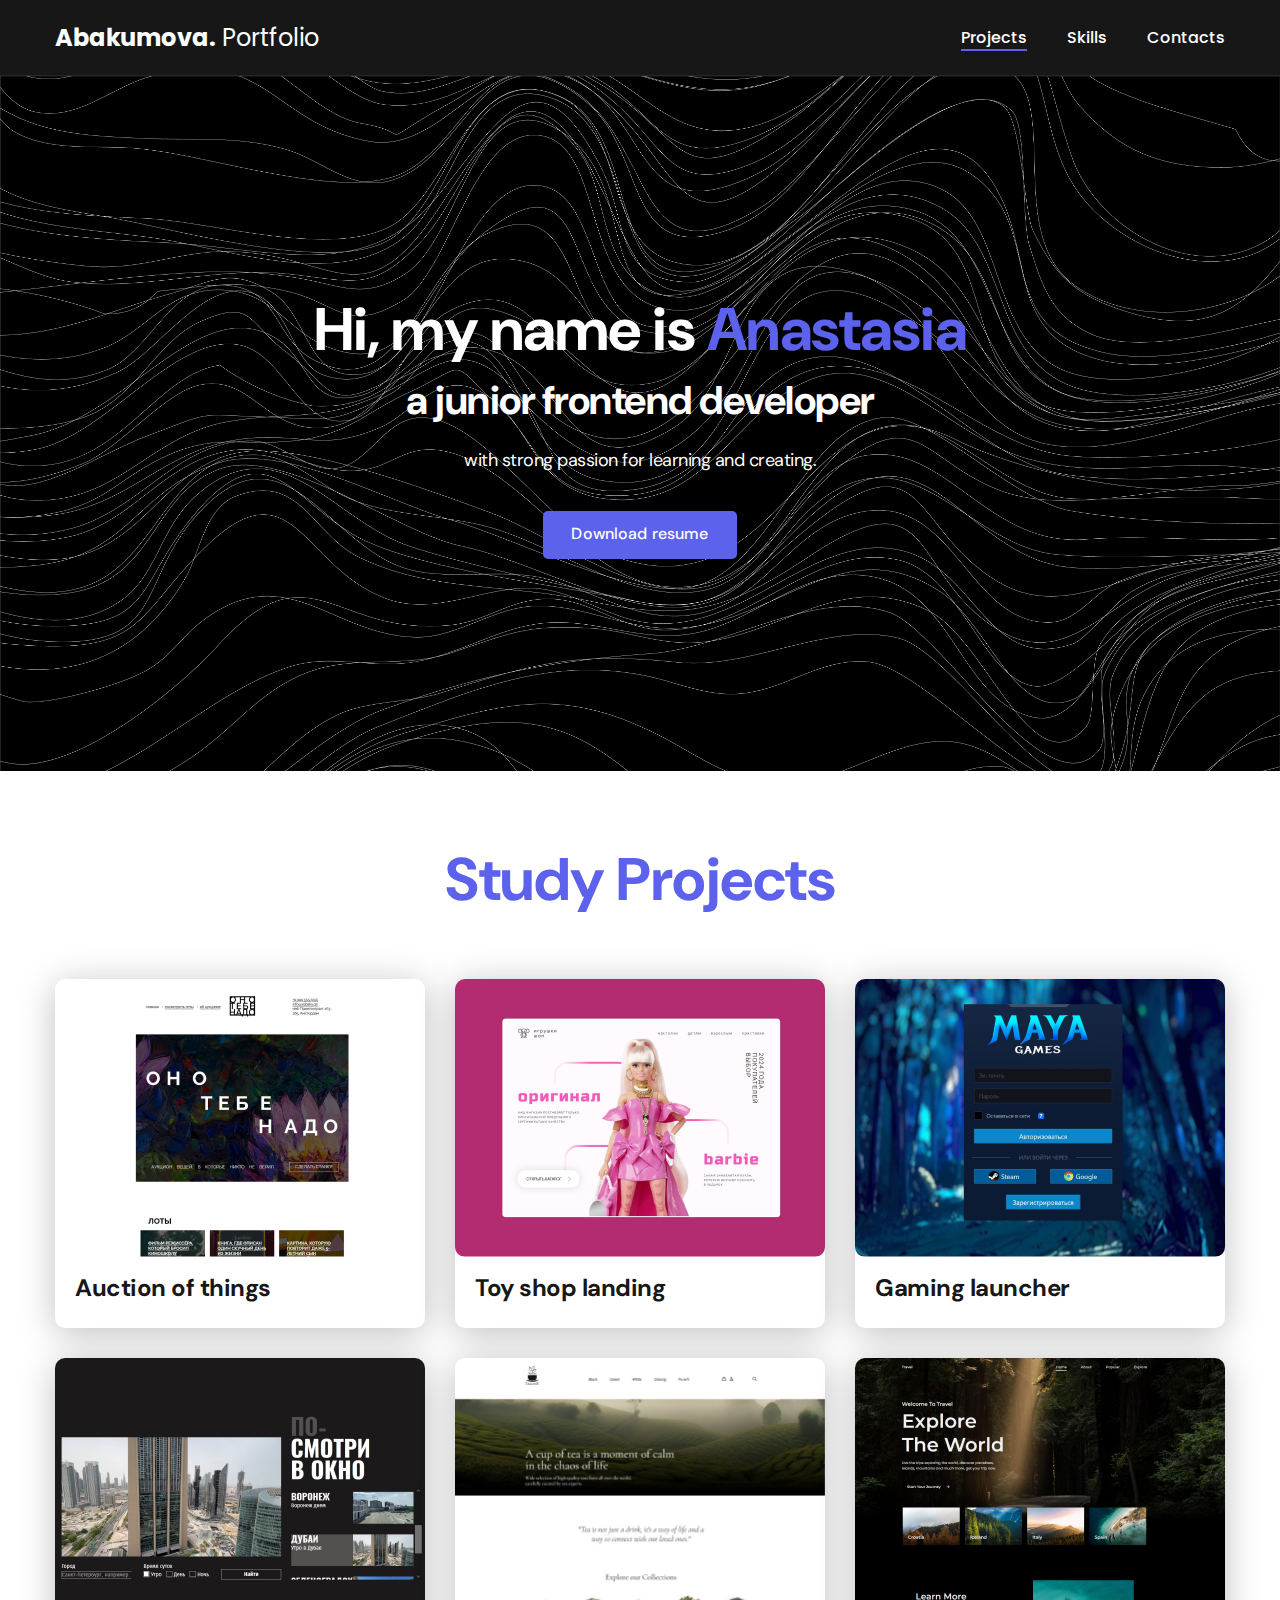
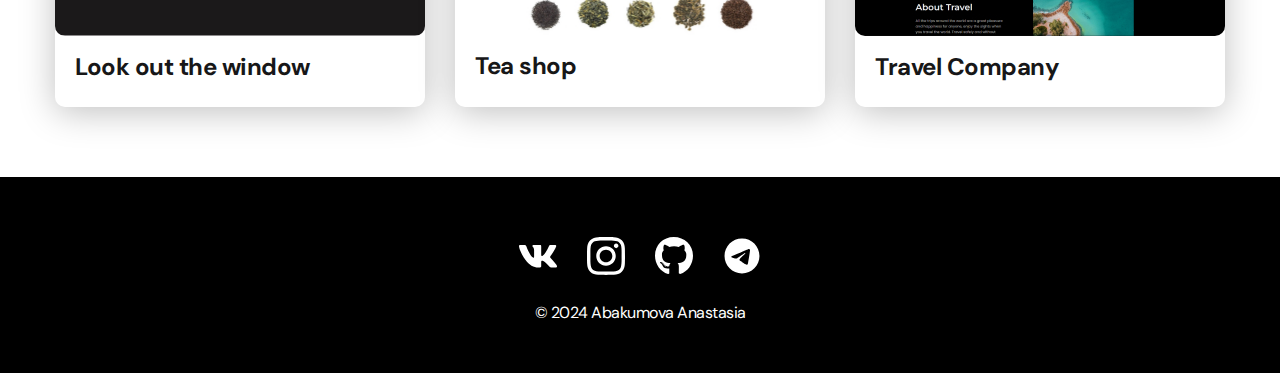
<file: index.html>
<!DOCTYPE html>
<html lang="en">
<head>
    <meta charset="UTF-8">
    <meta name="viewport" content="width=device-width, initial-scale=1.0">
    <title>Portfolio</title>
    <link rel="stylesheet" href="./css/style.css">
</head>
<body>
    <nav class="nav">
        <div class="container">
            <div class="nav-row">
                <a href="./index.html" class="logo"><strong>Abakumova.</strong> Portfolio</a>
                <!-- <button class="dark-mode-btn">
                    <img src="./img/icons/sun.svg" alt="Иконка солнца" class="dark-mode-btn__icon">
                    <img src="./img/icons/moon.svg" alt="Иконка луны" class="dark-mode-btn__icon">
                </button> -->
                <ul class="nav-list">
                    <li class="nav-list__item">
                        <a href="./index.html" class="nav-list__link nav-list__link--active">Projects</a>
                    </li>
                    <li class="nav-list__item">
                        <a href="./skills.html" class="nav-list__link">Skills</a>
                    </li>
                    <li class="nav-list__item">
                        <a href="./contacts.html" class="nav-list__link">Contacts</a>
                    </li>
                </ul>
            </div>
        </div>
    </nav>

    <header class="header">
            <div class="header__wrapper">
                <h1 class="header__title">
                    <strong>Hi, my name is <em>Anastasia</em></strong><br>
                     a junior frontend developer
                </h1>
                <div class="header__text">
                    <p>with strong passion for learning and creating.</p>
                </div>
                <a href="./resume.pdf" download="resume" class="btn">Download resume</a>
            </div>
    </header>

    <main class="section">
        <div class="container">
            <h2 class="title-1">Study Projects</h2>
            <ul class="projects">
                <li class="project">
                    <a href="./01-project-page.html">
                        <img src="./img/projects/01.jpg" alt="Изображение проекта" class="project__img">
                        <h3 class="project__title">Auction of things</h3>
                    </a>
                </li>
                <li class="project">
                    <a href="./02-project-page.html">
                        <img src="./img/projects/02.jpg" alt="Изображение проекта" class="project__img">
                        <h3 class="project__title">Toy shop landing</h3>
                    </a>
                </li>
                <li class="project">
                    <a href="./03-project-page.html">
                        <img src="./img/projects/03.jpg" alt="Изображение проекта" class="project__img">
                        <h3 class="project__title">Gaming launcher</h3>
                    </a>
                </li>
                <li class="project">
                    <a href="./04-project-page.html">
                        <img src="./img/projects/04.jpg" alt="Изображение проекта" class="project__img">
                        <h3 class="project__title">Look out the window</h3>
                    </a>
                </li>
                <li class="project">
                    <a href="./05-project-page.html">
                        <img src="./img/projects/05.jpg" alt="Изображение проекта" class="project__img">
                        <h3 class="project__title">Tea shop</h3>
                    </a>
                </li>
                <li class="project">
                    <a href="./06-project-page.html">
                        <img src="./img/projects/06.jpg" alt="Изображение проекта" class="project__img">
                        <h3 class="project__title">Travel Company</h3>
                    </a>
                </li>
            </ul>
        </div>
    </main>
    <footer class="footer">
        <div class="container">
            <div class="footer__wrapper">
                <ul class="social">
                    <li class="social__item">
                        <a target="_blank" href="https://vk.com/abakumovaa_an">
                            <img src="./img/icons/vk.svg" alt="Иконка ВКонтакте">
                        </a>
                    </li>
                    <li class="social__item">
                        <a target="_blank" href="https://www.instagram.com/kanedark.a/">
                            <img src="./img/icons/instagram.svg" alt="Иконка Инстаграм">
                        </a>
                    </li>
                    <li class="social__item">
                        <a target="_blank" href="https://github.com/abakumovaa">
                            <img src="./img/icons/github.svg" alt="Иконка Гитхаб">
                        </a>
                    </li>
                    <li class="social__item">
                        <a target="_blank" href="https://t.me/abba_bb">
                            <img src="./img/icons/telegram.svg" alt="Иконка Телеграм">
                        </a>
                    </li>
                </ul>
                <div class="copyright">
                    <p>© 2024 Abakumova Anastasia</p>
                </div>
            </div>
        </div>
    </footer>

<!--     <script src="./js/main.js"></script> -->
</body>
</html>
</file>
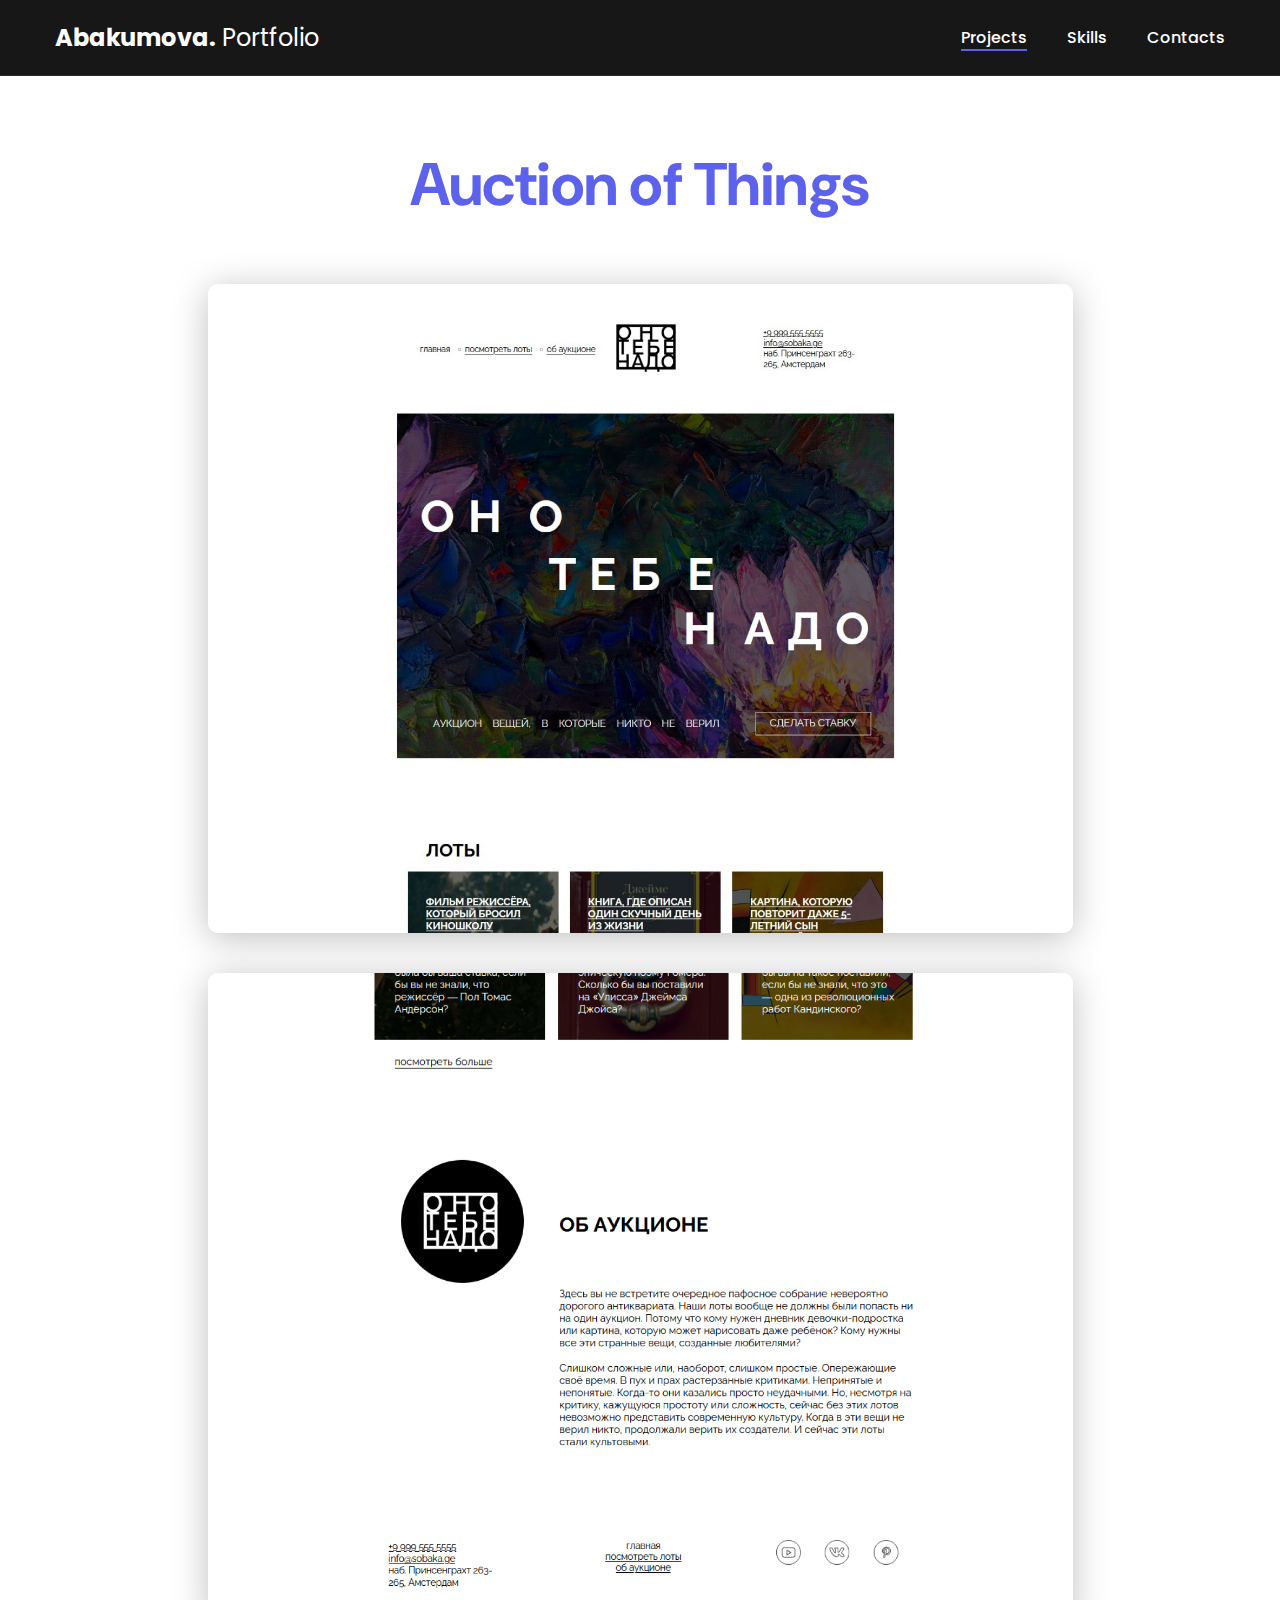
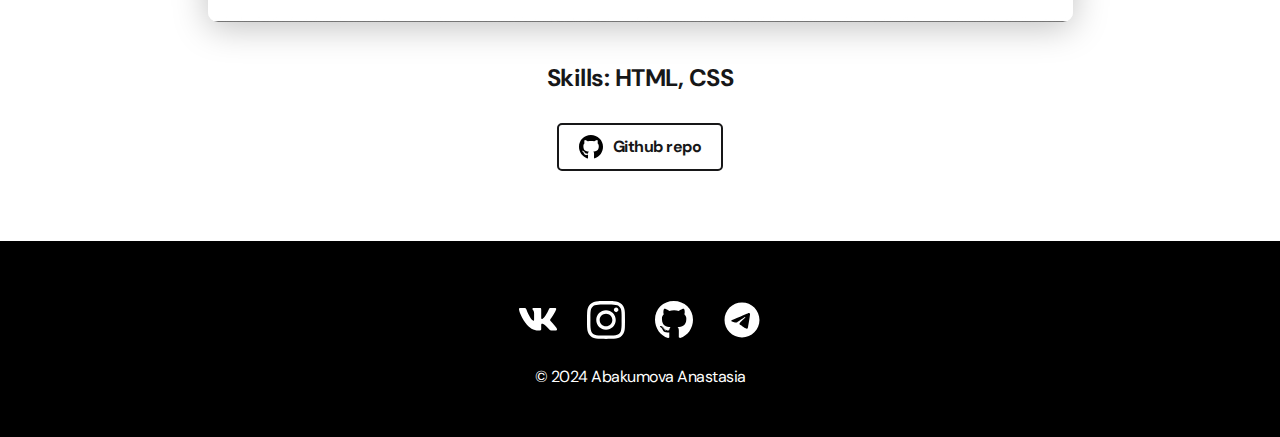
<file: 01-project-page.html>
<!DOCTYPE html>
<html lang="en">
<head>
    <meta charset="UTF-8">
    <meta name="viewport" content="width=device-width, initial-scale=1.0">
    <title>Portfolio</title>
    <link rel="stylesheet" href="./css/style.css">
</head>
<body>
    <nav class="nav">
        <div class="container">
            <div class="nav-row">
                <a href="./index.html" class="logo"><strong>Abakumova.</strong> Portfolio</a>
                <ul class="nav-list">
                    <li class="nav-list__item">
                        <a href="./index.html" class="nav-list__link nav-list__link--active">Projects</a>
                    </li>
                    <li class="nav-list__item">
                        <a href="./skills.html" class="nav-list__link">Skills</a>
                    </li>
                    <li class="nav-list__item">
                        <a href="./contacts.html" class="nav-list__link">Contacts</a>
                    </li>
                </ul>
            </div>
        </div>
    </nav>

    <main class="section">
        <div class="container">
            <div class="project-details">
                <h1 class="title-1">Auction of Things</h1>
                <img src="./img/projects/01-big.jpg" alt="Изображение первого проекта" class="project-details__cover">
                <img src="./img/projects/01-big-2.jpg" alt="Изображение первого проекта" class="project-details__cover">
                <div class="project-details__desc">
                    <p>Skills: HTML, CSS</p>
                </div>

                <a target="_blank" href="https://github.com/abakumovaa/ono-tebe-nado" class="btn-outline">
                    <img src="./img/icons/github-black.svg" alt="Иконка Гитхаба черная">
                    Github repo
                </a>
            </div>
        </div>
    </main>
    <footer class="footer">
        <div class="container">
            <div class="footer__wrapper">
                <ul class="social">
                    <li class="social__item">
                        <a target="_blank" href="https://vk.com/abakumovaa_an">
                            <img src="./img/icons/vk.svg" alt="Иконка ВКонтакте">
                        </a>
                    </li>
                    <li class="social__item">
                        <a target="_blank" href="https://www.instagram.com/kanedark.a/">
                            <img src="./img/icons/instagram.svg" alt="Иконка Инстаграм">
                        </a>
                    </li>
                    <li class="social__item">
                        <a target="_blank" href="https://github.com/abakumovaa">
                            <img src="./img/icons/github.svg" alt="Иконка Гитхаб">
                        </a>
                    </li>
                    <li class="social__item">
                        <a target="_blank" href="https://t.me/abba_bb">
                            <img src="./img/icons/telegram.svg" alt="Иконка Телеграм">
                        </a>
                    </li>
                </ul>
                <div class="copyright">
                    <p>© 2024 Abakumova Anastasia</p>
                </div>
            </div>
        </div>
    </footer>
</body>
</html>
</file>
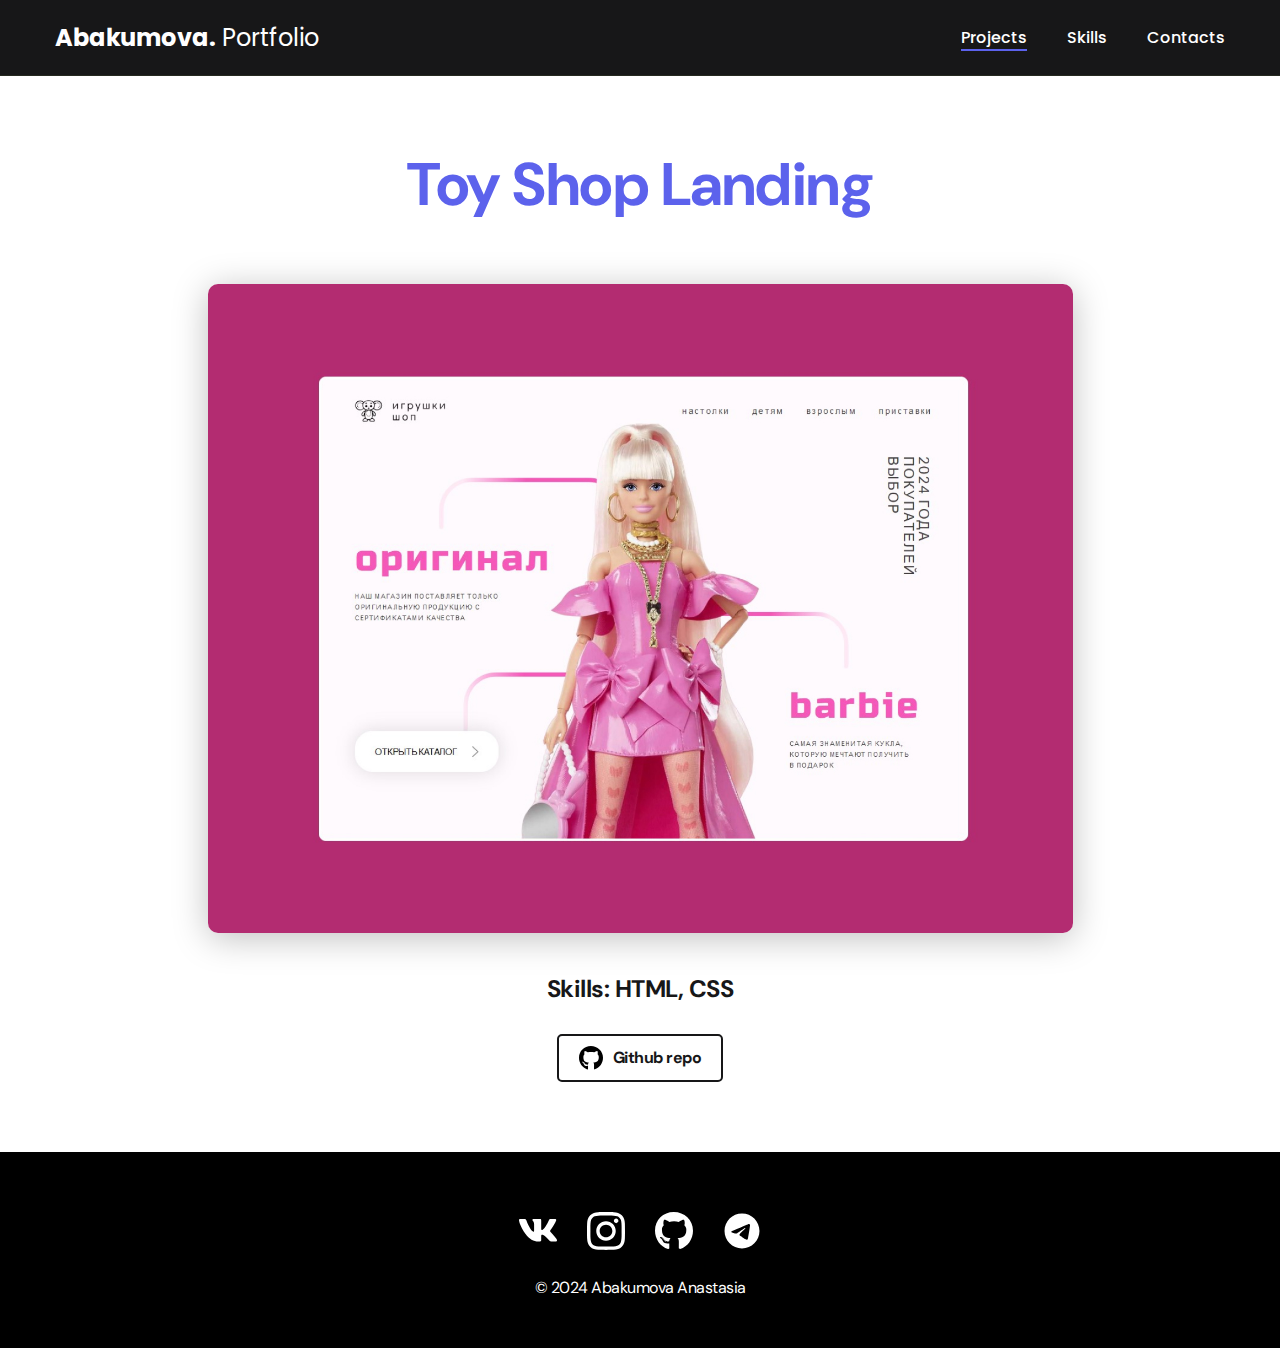
<file: 02-project-page.html>
<!DOCTYPE html>
<html lang="en">
<head>
    <meta charset="UTF-8">
    <meta name="viewport" content="width=device-width, initial-scale=1.0">
    <title>Portfolio</title>
    <link rel="stylesheet" href="./css/style.css">
</head>
<body>
    <nav class="nav">
        <div class="container">
            <div class="nav-row">
                <a href="./index.html" class="logo"><strong>Abakumova.</strong> Portfolio</a>
                <ul class="nav-list">
                    <li class="nav-list__item">
                        <a href="./index.html" class="nav-list__link nav-list__link--active">Projects</a>
                    </li>
                    <li class="nav-list__item">
                        <a href="./skills.html" class="nav-list__link">Skills</a>
                    </li>
                    <li class="nav-list__item">
                        <a href="./contacts.html" class="nav-list__link">Contacts</a>
                    </li>
                </ul>
            </div>
        </div>
    </nav>

    <main class="section">
        <div class="container">
            <div class="project-details">
                <h1 class="title-1">Toy Shop Landing</h1>
                <img src="./img/projects/02-big.jpg" alt="Изображение второго проекта" class="project-details__cover">
                <div class="project-details__desc">
                    <p>Skills: HTML, CSS</p>
                </div>

                <a target="_blank" href="https://github.com/abakumovaa/simple_toy_shop" class="btn-outline">
                    <img src="./img/icons/github-black.svg" alt="Иконка Гитхаба черная">
                    Github repo
                </a>
            </div>
        </div>
    </main>
    <footer class="footer">
        <div class="container">
            <div class="footer__wrapper">
                <ul class="social">
                    <li class="social__item">
                        <a target="_blank" href="https://vk.com/abakumovaa_an">
                            <img src="./img/icons/vk.svg" alt="Иконка ВКонтакте">
                        </a>
                    </li>
                    <li class="social__item">
                        <a target="_blank" href="https://www.instagram.com/kanedark.a/">
                            <img src="./img/icons/instagram.svg" alt="Иконка Инстаграм">
                        </a>
                    </li>
                    <li class="social__item">
                        <a target="_blank" href="https://github.com/abakumovaa">
                            <img src="./img/icons/github.svg" alt="Иконка Гитхаб">
                        </a>
                    </li>
                    <li class="social__item">
                        <a target="_blank" href="https://t.me/abba_bb">
                            <img src="./img/icons/telegram.svg" alt="Иконка Телеграм">
                        </a>
                    </li>
                </ul>
                <div class="copyright">
                    <p>© 2024 Abakumova Anastasia</p>
                </div>
            </div>
        </div>
    </footer>
</body>
</html>
</file>
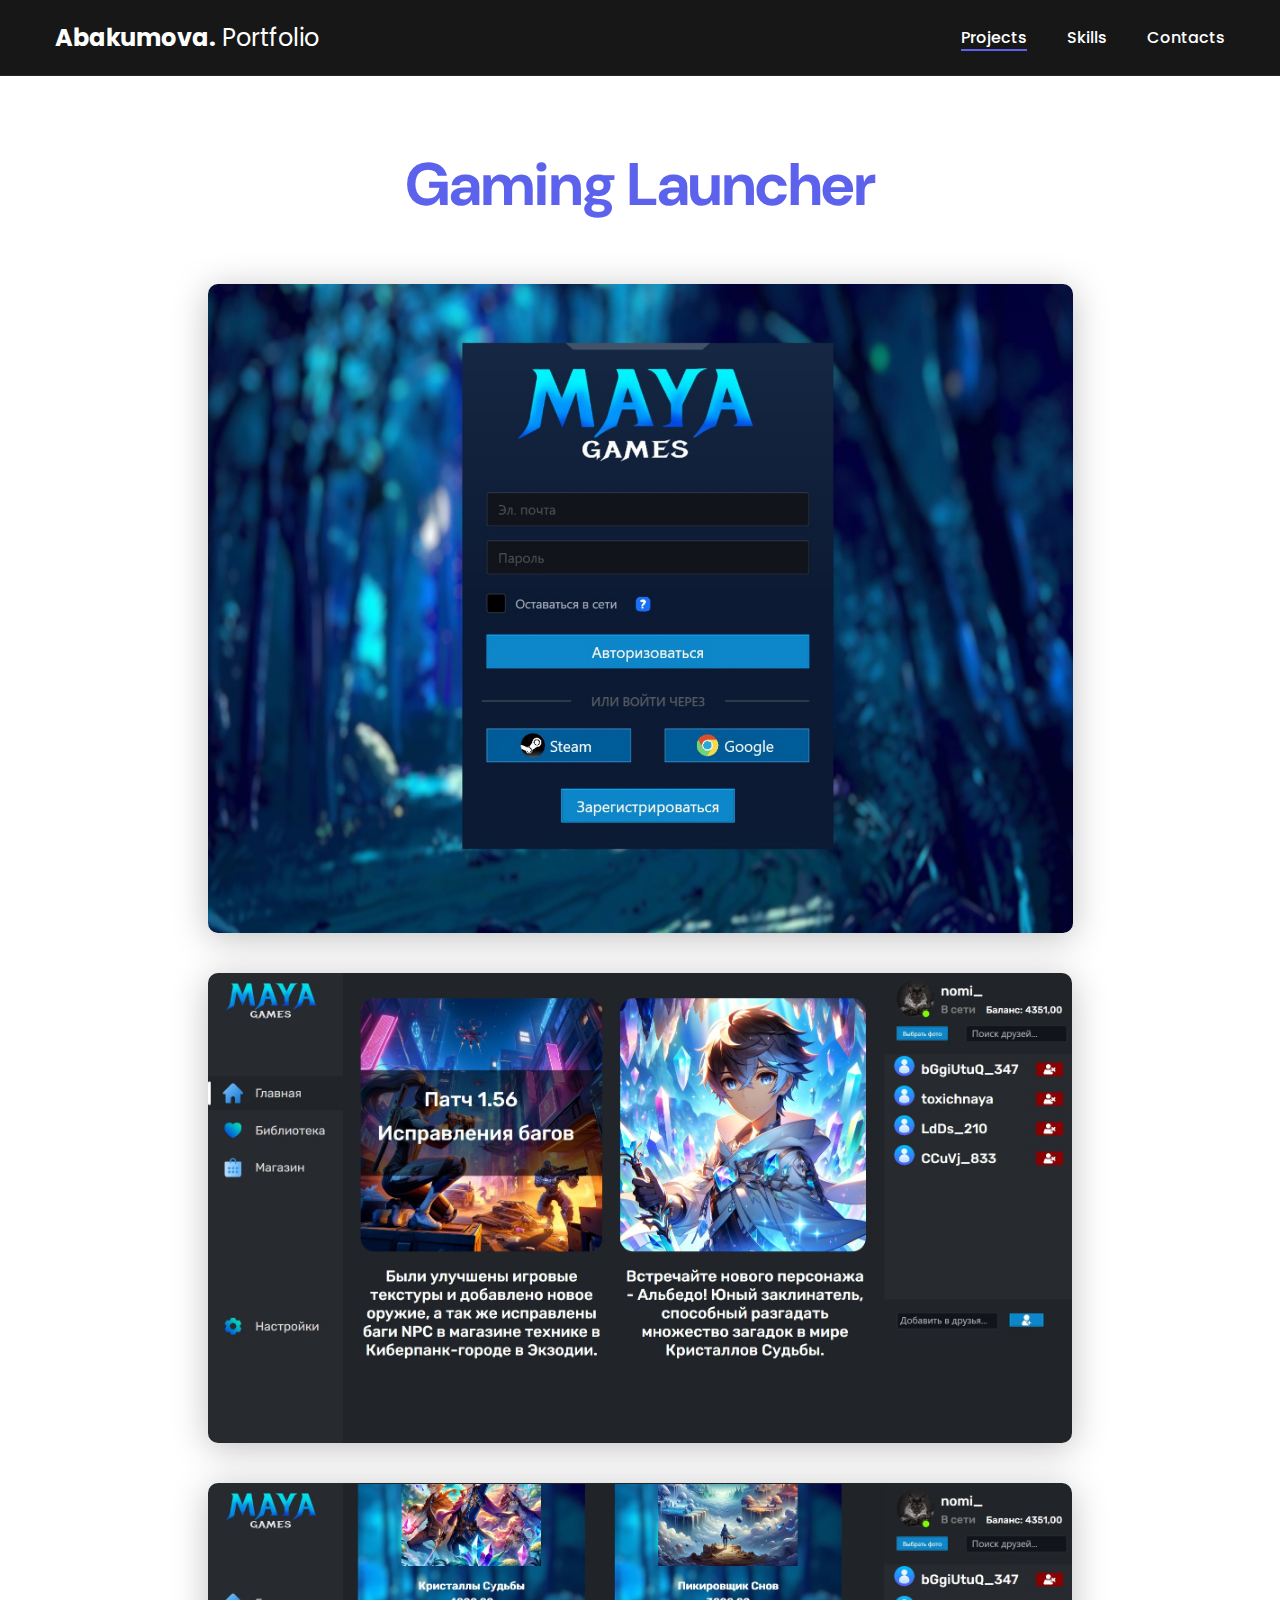
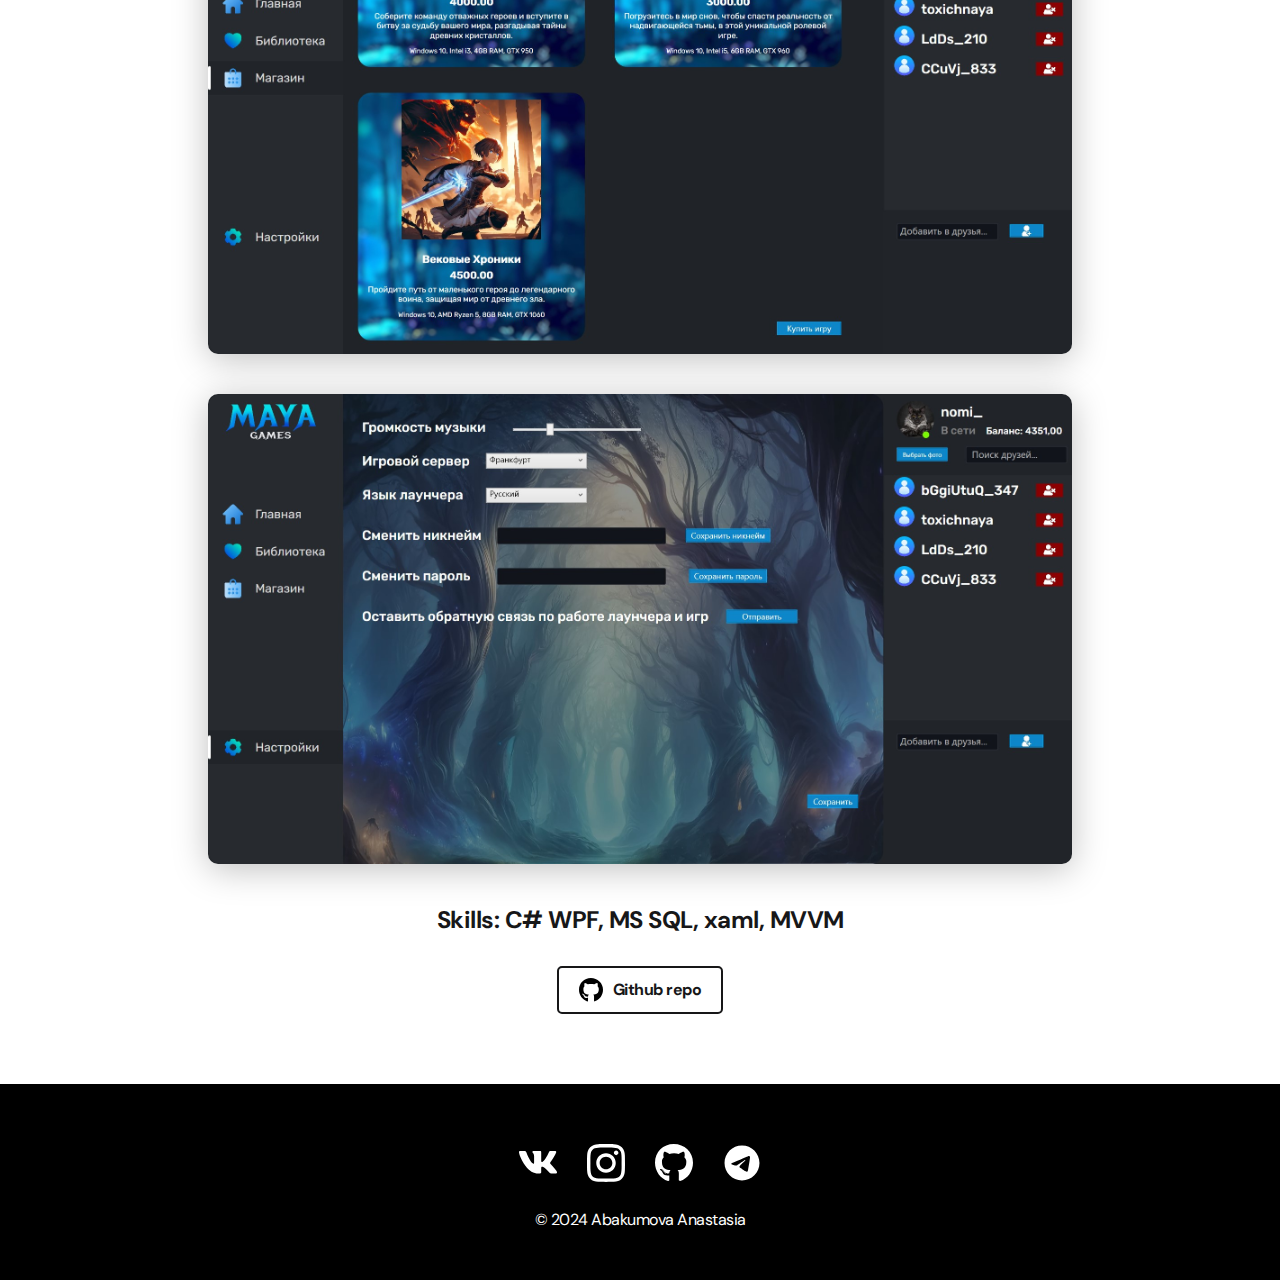
<file: 03-project-page.html>
<!DOCTYPE html>
<html lang="en">
<head>
    <meta charset="UTF-8">
    <meta name="viewport" content="width=device-width, initial-scale=1.0">
    <title>Portfolio</title>
    <link rel="stylesheet" href="./css/style.css">
</head>
<body>
    <nav class="nav">
        <div class="container">
            <div class="nav-row">
                <a href="./index.html" class="logo"><strong>Abakumova.</strong> Portfolio</a>
                <ul class="nav-list">
                    <li class="nav-list__item">
                        <a href="./index.html" class="nav-list__link nav-list__link--active">Projects</a>
                    </li>
                    <li class="nav-list__item">
                        <a href="./skills.html" class="nav-list__link">Skills</a>
                    </li>
                    <li class="nav-list__item">
                        <a href="./contacts.html" class="nav-list__link">Contacts</a>
                    </li>
                </ul>
            </div>
        </div>
    </nav>

    <main class="section">
        <div class="container">
            <div class="project-details">
                <h1 class="title-1">Gaming Launcher</h1>
                <img src="./img/projects/03-big.jpg" alt="Изображение третьего проекта" class="project-details__cover">
                <img src="./img/projects/03-big-2.jpg" alt="Изображение третьего проекта" class="project-details__cover">
                <img src="./img/projects/03-big-3.jpg" alt="Изображение третьего проекта" class="project-details__cover">
                <img src="./img/projects/03-big-4.jpg" alt="Изображение третьего проекта" class="project-details__cover">
                <div class="project-details__desc">
                    <p>Skills: C# WPF, MS SQL, xaml, MVVM</p>
                </div>

                <a target="_blank" href="https://github.com/abakumovaa/MayaGameLauncher" class="btn-outline">
                    <img src="./img/icons/github-black.svg" alt="Иконка Гитхаба черная">
                    Github repo
                </a>
            </div>
        </div>
    </main>
    <footer class="footer">
        <div class="container">
            <div class="footer__wrapper">
                <ul class="social">
                    <li class="social__item">
                        <a target="_blank" href="https://vk.com/abakumovaa_an">
                            <img src="./img/icons/vk.svg" alt="Иконка ВКонтакте">
                        </a>
                    </li>
                    <li class="social__item">
                        <a target="_blank" href="https://www.instagram.com/kanedark.a/">
                            <img src="./img/icons/instagram.svg" alt="Иконка Инстаграм">
                        </a>
                    </li>
                    <li class="social__item">
                        <a target="_blank" href="https://github.com/abakumovaa">
                            <img src="./img/icons/github.svg" alt="Иконка Гитхаб">
                        </a>
                    </li>
                    <li class="social__item">
                        <a target="_blank" href="https://t.me/abba_bb">
                            <img src="./img/icons/telegram.svg" alt="Иконка Телеграм">
                        </a>
                    </li>
                </ul>
                <div class="copyright">
                    <p>© 2024 Abakumova Anastasia</p>
                </div>
            </div>
        </div>
    </footer>
</body>
</html>
</file>
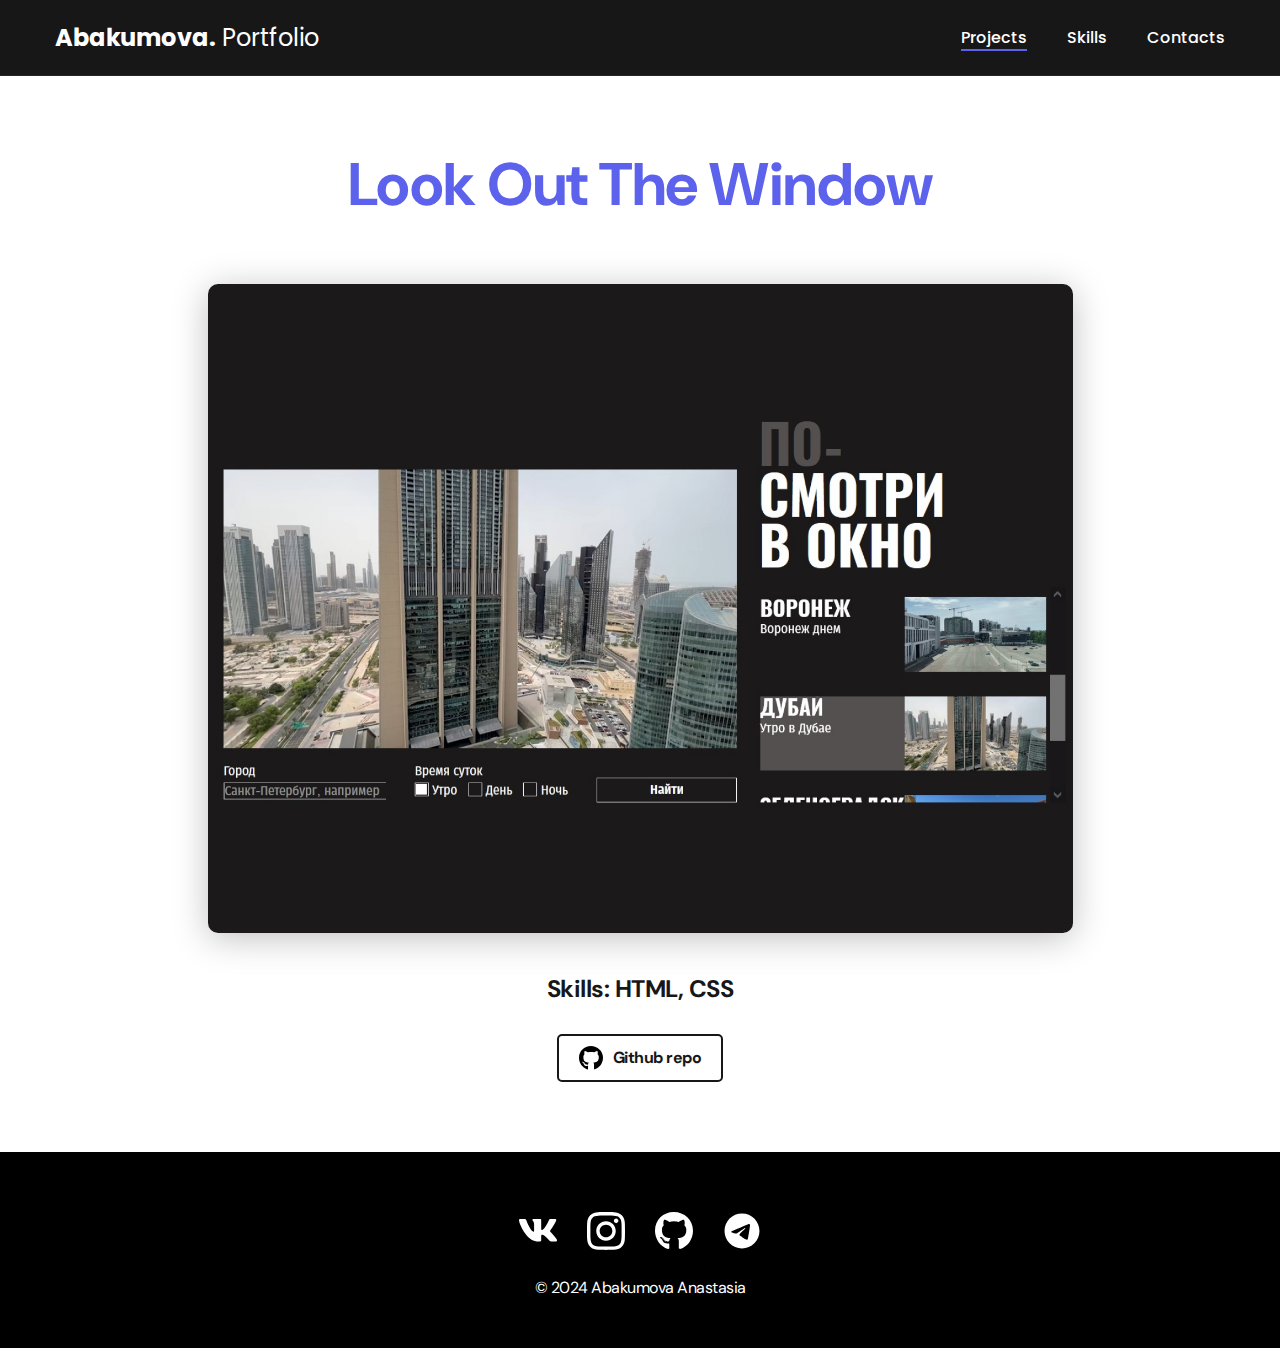
<file: 04-project-page.html>
<!DOCTYPE html>
<html lang="en">
<head>
    <meta charset="UTF-8">
    <meta name="viewport" content="width=device-width, initial-scale=1.0">
    <title>Portfolio</title>
    <link rel="stylesheet" href="./css/style.css">
</head>
<body>
    <nav class="nav">
        <div class="container">
            <div class="nav-row">
                <a href="./index.html" class="logo"><strong>Abakumova.</strong> Portfolio</a>
                <ul class="nav-list">
                    <li class="nav-list__item">
                        <a href="./index.html" class="nav-list__link nav-list__link--active">Projects</a>
                    </li>
                    <li class="nav-list__item">
                        <a href="./skills.html" class="nav-list__link">Skills</a>
                    </li>
                    <li class="nav-list__item">
                        <a href="./contacts.html" class="nav-list__link">Contacts</a>
                    </li>
                </ul>
            </div>
        </div>
    </nav>

    <main class="section">
        <div class="container">
            <div class="project-details">
                <h1 class="title-1">Look Out The Window</h1>
                <img src="./img/projects/04-big.jpg" alt="Изображение четвертого проекта" class="project-details__cover">
                <div class="project-details__desc">
                    <p>Skills: HTML, CSS</p>
                </div>

                <a target="_blank" href="https://github.com/abakumovaa/posmotri_v_okno" class="btn-outline">
                    <img src="./img/icons/github-black.svg" alt="Иконка Гитхаба черная">
                    Github repo
                </a>
            </div>
        </div>
    </main>
    <footer class="footer">
        <div class="container">
            <div class="footer__wrapper">
                <ul class="social">
                    <li class="social__item">
                        <a target="_blank" href="https://vk.com/abakumovaa_an">
                            <img src="./img/icons/vk.svg" alt="Иконка ВКонтакте">
                        </a>
                    </li>
                    <li class="social__item">
                        <a target="_blank" href="https://www.instagram.com/kanedark.a/">
                            <img src="./img/icons/instagram.svg" alt="Иконка Инстаграм">
                        </a>
                    </li>
                    <li class="social__item">
                        <a target="_blank" href="https://github.com/abakumovaa">
                            <img src="./img/icons/github.svg" alt="Иконка Гитхаб">
                        </a>
                    </li>
                    <li class="social__item">
                        <a target="_blank" href="https://t.me/abba_bb">
                            <img src="./img/icons/telegram.svg" alt="Иконка Телеграм">
                        </a>
                    </li>
                </ul>
                <div class="copyright">
                    <p>© 2024 Abakumova Anastasia</p>
                </div>
            </div>
        </div>
    </footer>
</body>
</html>
</file>
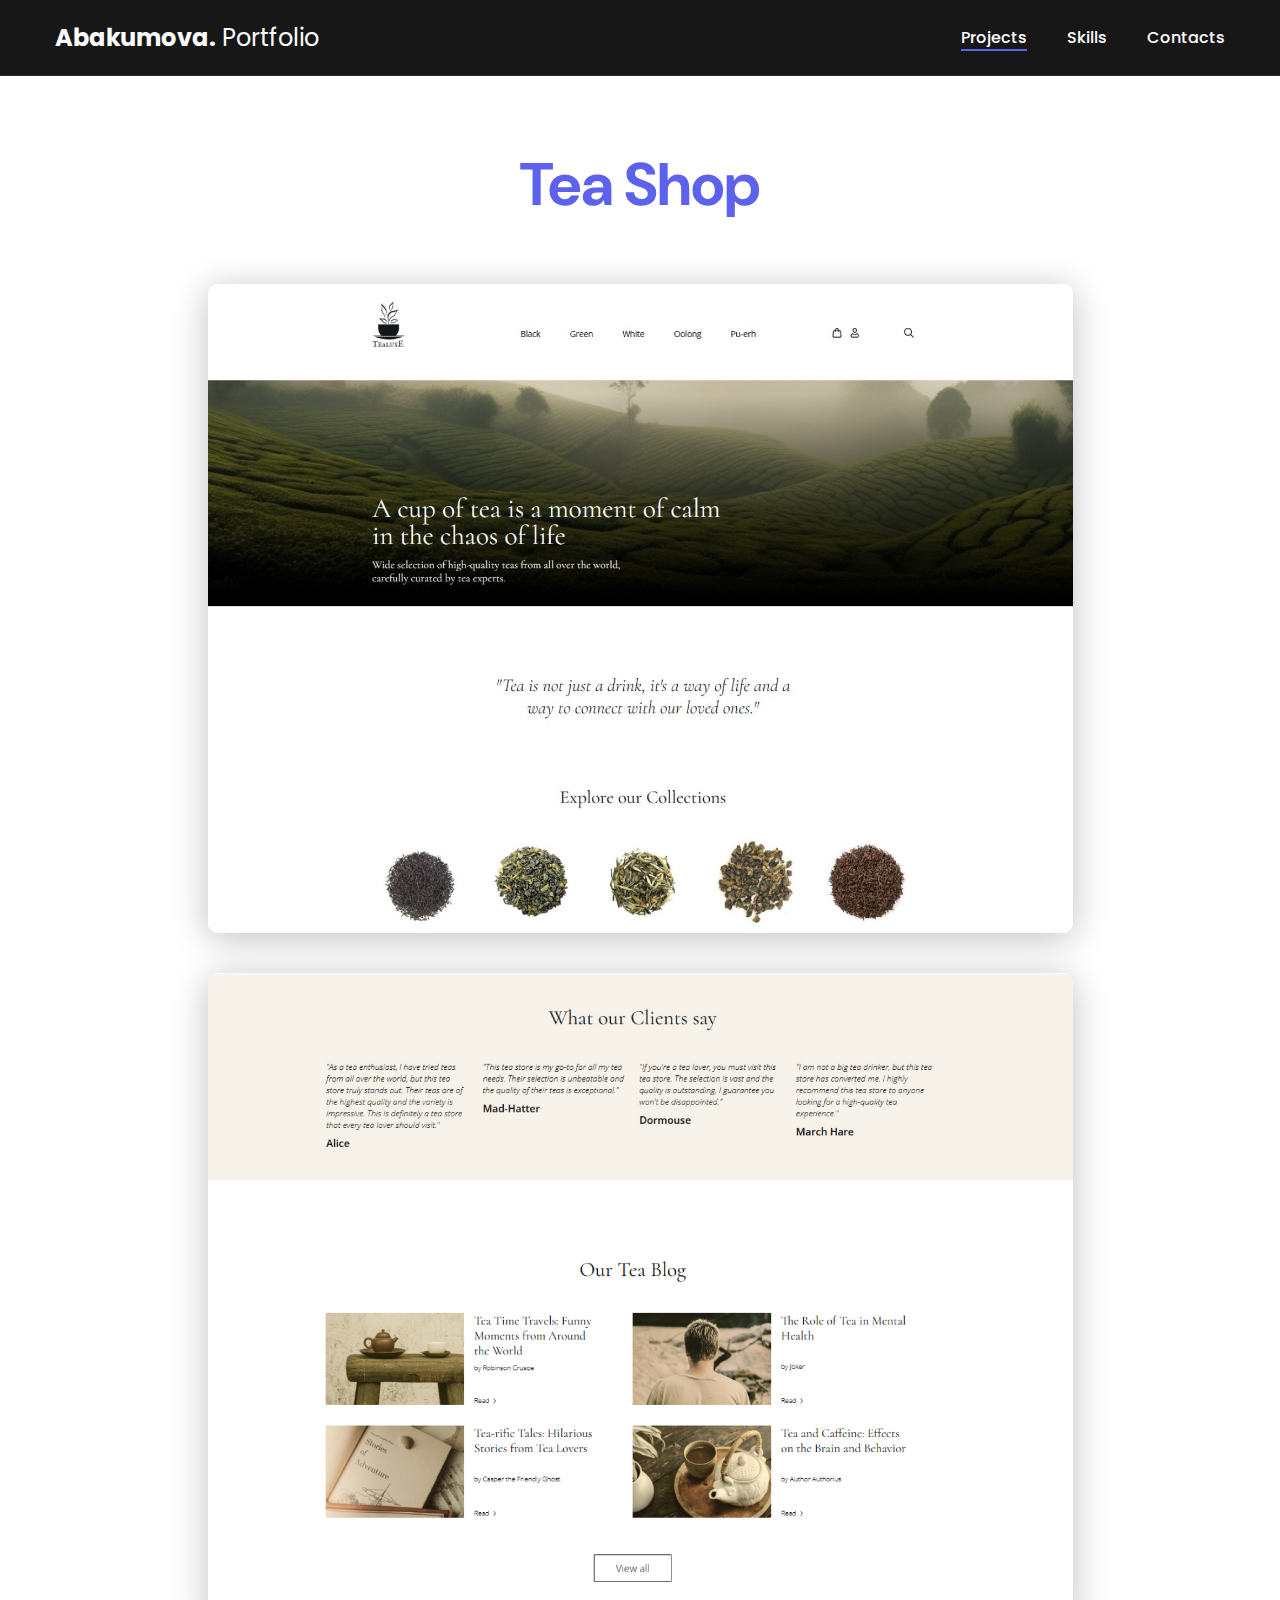
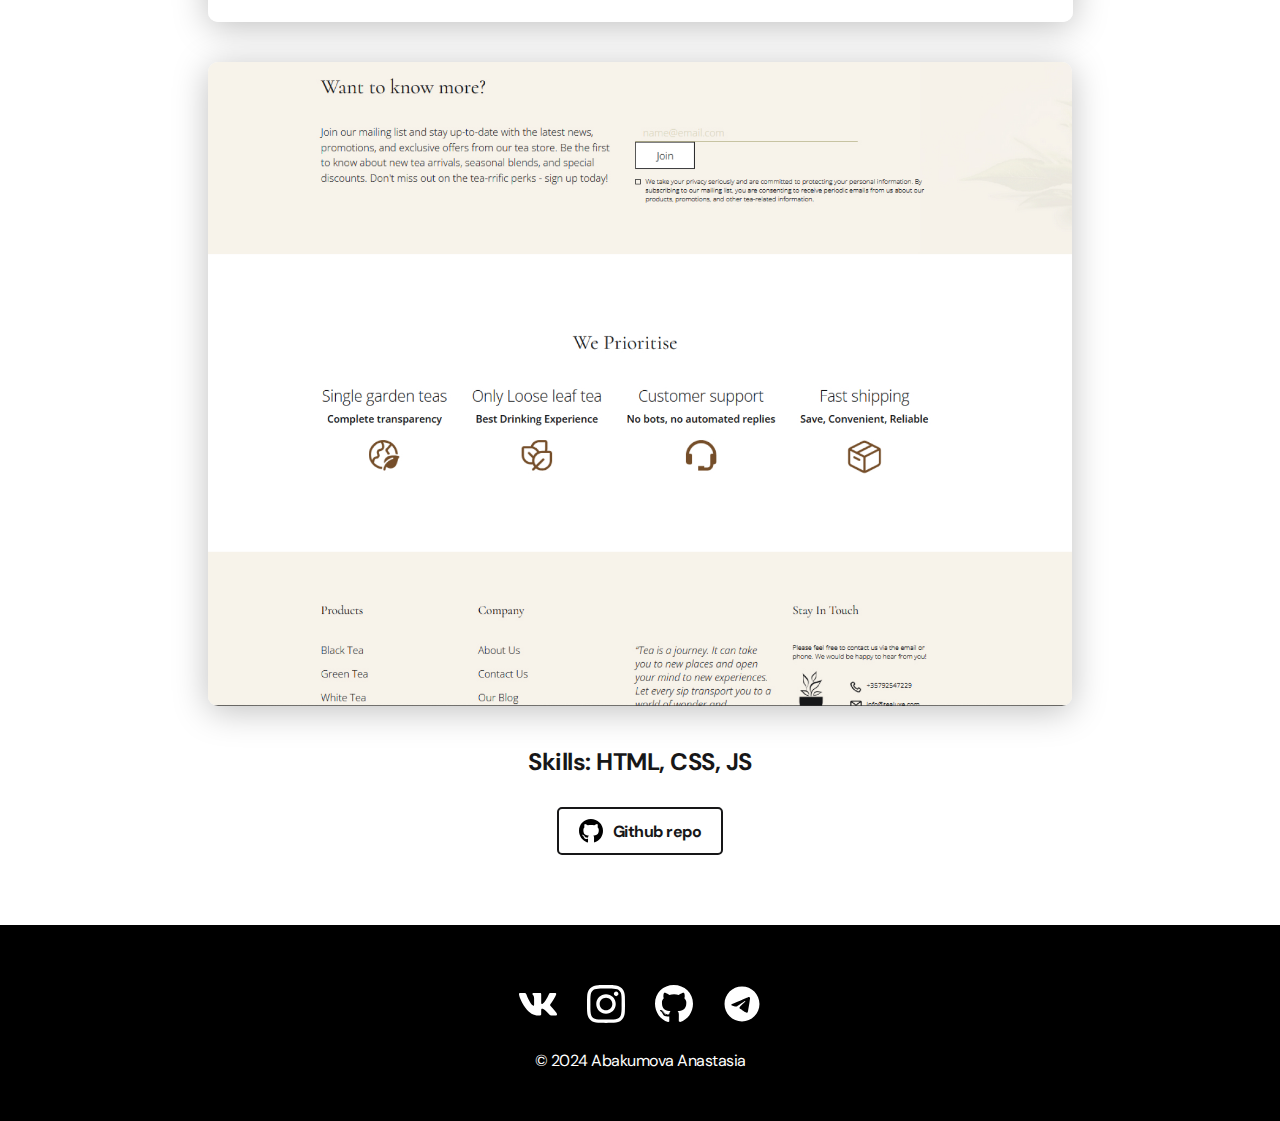
<file: 05-project-page.html>
<!DOCTYPE html>
<html lang="en">
<head>
    <meta charset="UTF-8">
    <meta name="viewport" content="width=device-width, initial-scale=1.0">
    <title>Portfolio</title>
    <link rel="stylesheet" href="./css/style.css">
</head>
<body>
    <nav class="nav">
        <div class="container">
            <div class="nav-row">
                <a href="./index.html" class="logo"><strong>Abakumova.</strong> Portfolio</a>
                <ul class="nav-list">
                    <li class="nav-list__item">
                        <a href="./index.html" class="nav-list__link nav-list__link--active">Projects</a>
                    </li>
                    <li class="nav-list__item">
                        <a href="./skills.html" class="nav-list__link">Skills</a>
                    </li>
                    <li class="nav-list__item">
                        <a href="./contacts.html" class="nav-list__link">Contacts</a>
                    </li>
                </ul>
            </div>
        </div>
    </nav>

    <main class="section">
        <div class="container">
            <div class="project-details">
                <h1 class="title-1">Tea Shop</h1>
                <img src="./img/projects/05-big.jpg" alt="Изображение пятого проекта" class="project-details__cover">
                <img src="./img/projects/05-big-2.jpg" alt="Изображение пятого проекта" class="project-details__cover">
                <img src="./img/projects/05-big-3.jpg" alt="Изображение пятого проекта" class="project-details__cover">
                <div class="project-details__desc">
                    <p>Skills: HTML, CSS, JS</p>
                </div>

                <a target="_blank" href="https://github.com/abakumovaa/tea_shop" class="btn-outline">
                    <img src="./img/icons/github-black.svg" alt="Иконка Гитхаба черная">
                    Github repo
                </a>
            </div>
        </div>
    </main>
    <footer class="footer">
        <div class="container">
            <div class="footer__wrapper">
                <ul class="social">
                    <li class="social__item">
                        <a target="_blank" href="https://vk.com/abakumovaa_an">
                            <img src="./img/icons/vk.svg" alt="Иконка ВКонтакте">
                        </a>
                    </li>
                    <li class="social__item">
                        <a target="_blank" href="https://www.instagram.com/kanedark.a/">
                            <img src="./img/icons/instagram.svg" alt="Иконка Инстаграм">
                        </a>
                    </li>
                    <li class="social__item">
                        <a target="_blank" href="https://github.com/abakumovaa">
                            <img src="./img/icons/github.svg" alt="Иконка Гитхаб">
                        </a>
                    </li>
                    <li class="social__item">
                        <a target="_blank" href="https://t.me/abba_bb">
                            <img src="./img/icons/telegram.svg" alt="Иконка Телеграм">
                        </a>
                    </li>
                </ul>
                <div class="copyright">
                    <p>© 2024 Abakumova Anastasia</p>
                </div>
            </div>
        </div>
    </footer>
</body>
</html>
</file>
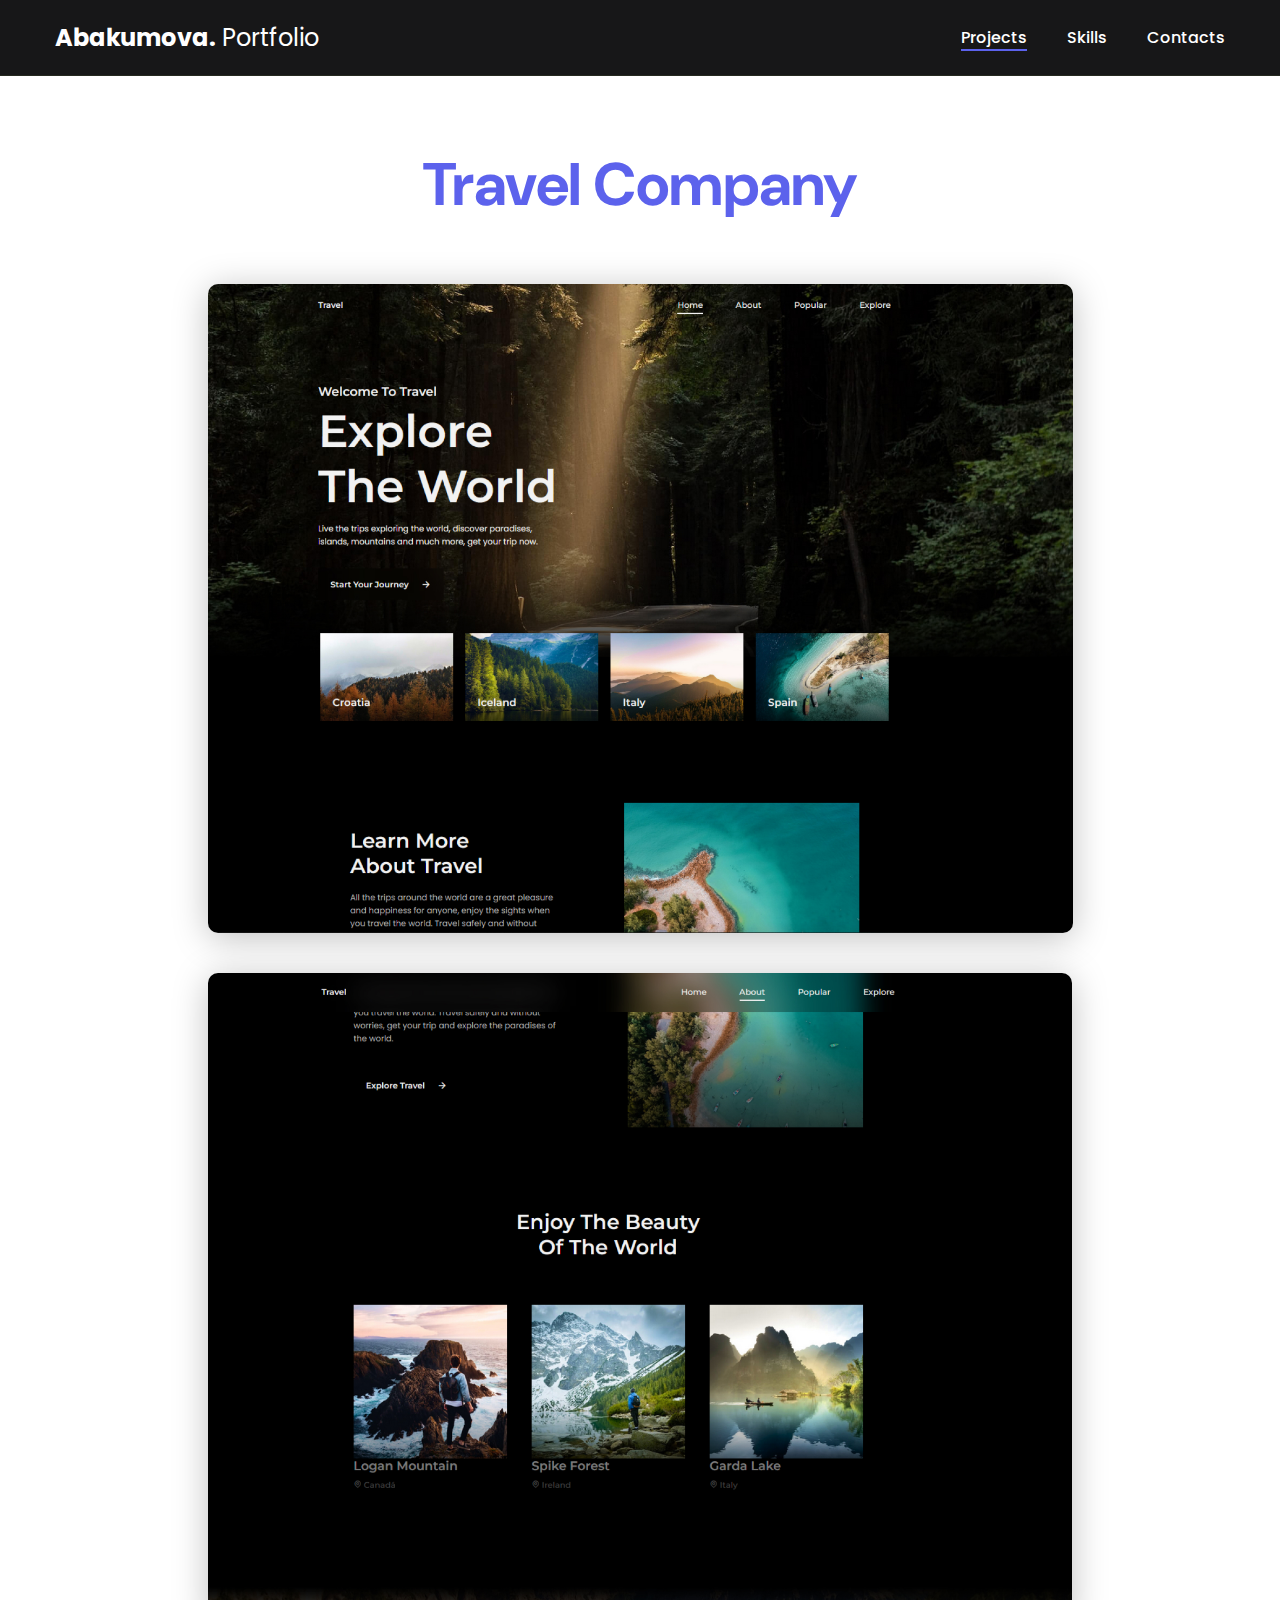
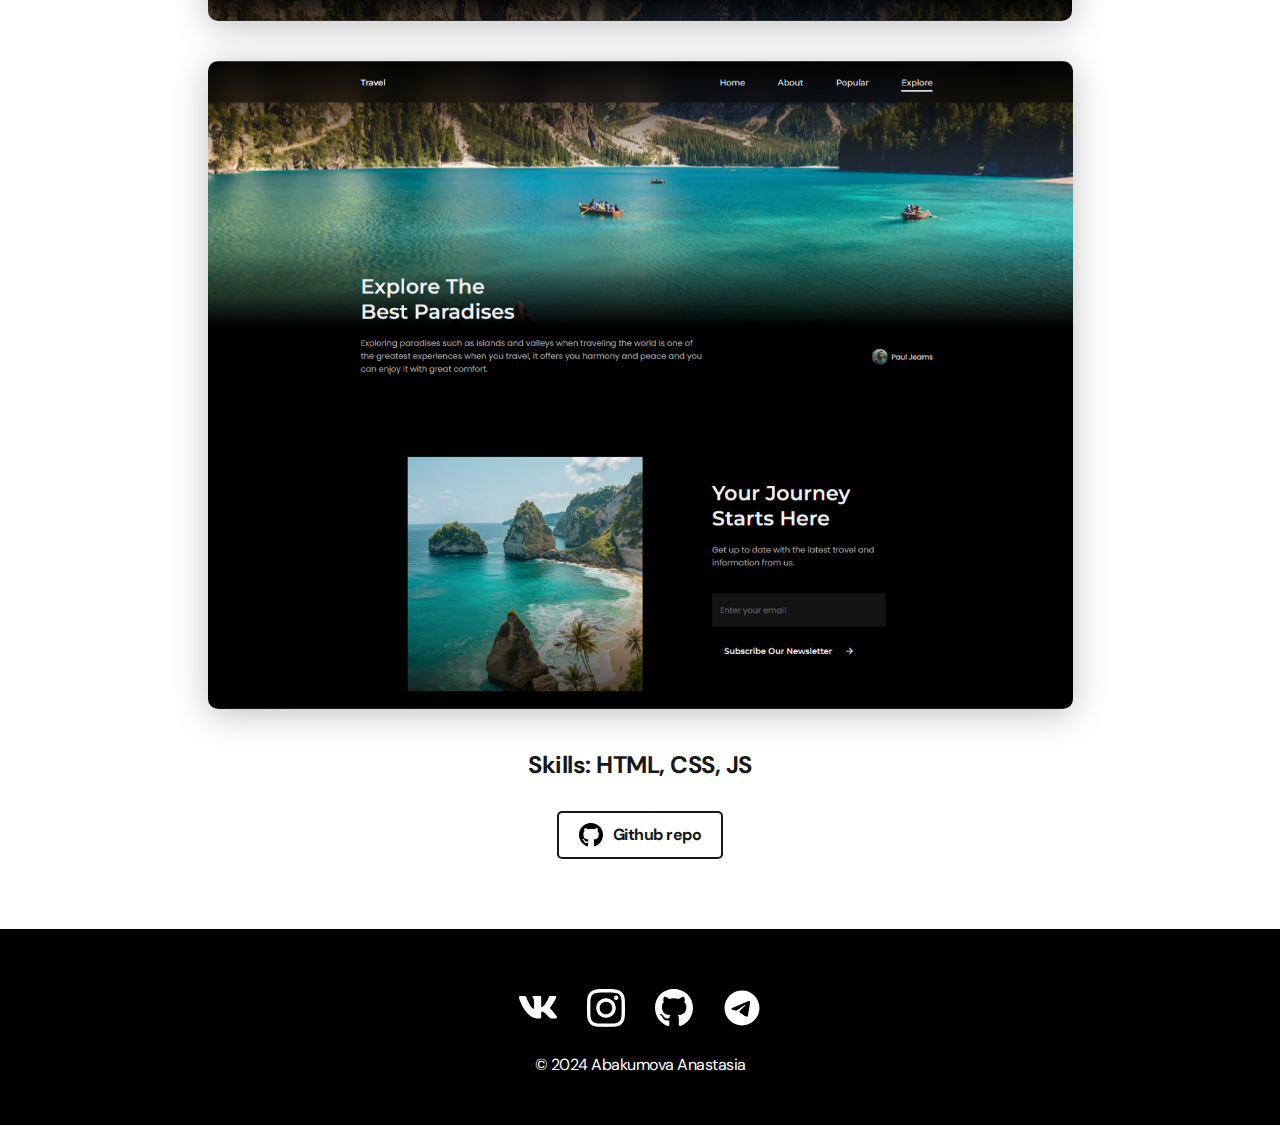
<file: 06-project-page.html>
<!DOCTYPE html>
<html lang="en">
<head>
    <meta charset="UTF-8">
    <meta name="viewport" content="width=device-width, initial-scale=1.0">
    <title>Portfolio</title>
    <link rel="stylesheet" href="./css/style.css">
</head>
<body>
    <nav class="nav">
        <div class="container">
            <div class="nav-row">
                <a href="./index.html" class="logo"><strong>Abakumova.</strong> Portfolio</a>
                <ul class="nav-list">
                    <li class="nav-list__item">
                        <a href="./index.html" class="nav-list__link nav-list__link--active">Projects</a>
                    </li>
                    <li class="nav-list__item">
                        <a href="./skills.html" class="nav-list__link">Skills</a>
                    </li>
                    <li class="nav-list__item">
                        <a href="./contacts.html" class="nav-list__link">Contacts</a>
                    </li>
                </ul>
            </div>
        </div>
    </nav>

    <main class="section">
        <div class="container">
            <div class="project-details">
                <h1 class="title-1">Travel Company</h1>
                <img src="./img/projects/06-big.jpg" alt="Изображение шестого проекта" class="project-details__cover">
                <img src="./img/projects/06-big-2.jpg" alt="Изображение шестого проекта" class="project-details__cover">
                <img src="./img/projects/06-big-3.jpg" alt="Изображение шестого проекта" class="project-details__cover">
                <div class="project-details__desc">
                    <p>Skills: HTML, CSS, JS</p>
                </div>

                <a target="_blank" href="https://github.com/abakumovaa/travel_site" class="btn-outline">
                    <img src="./img/icons/github-black.svg" alt="Иконка Гитхаба черная">
                    Github repo
                </a>
            </div>
        </div>
    </main>
    <footer class="footer">
        <div class="container">
            <div class="footer__wrapper">
                <ul class="social">
                    <li class="social__item">
                        <a target="_blank" href="https://vk.com/abakumovaa_an">
                            <img src="./img/icons/vk.svg" alt="Иконка ВКонтакте">
                        </a>
                    </li>
                    <li class="social__item">
                        <a target="_blank" href="https://www.instagram.com/kanedark.a/">
                            <img src="./img/icons/instagram.svg" alt="Иконка Инстаграм">
                        </a>
                    </li>
                    <li class="social__item">
                        <a target="_blank" href="https://github.com/abakumovaa">
                            <img src="./img/icons/github.svg" alt="Иконка Гитхаб">
                        </a>
                    </li>
                    <li class="social__item">
                        <a target="_blank" href="https://t.me/abba_bb">
                            <img src="./img/icons/telegram.svg" alt="Иконка Телеграм">
                        </a>
                    </li>
                </ul>
                <div class="copyright">
                    <p>© 2024 Abakumova Anastasia</p>
                </div>
            </div>
        </div>
    </footer>
</body>
</html>
</file>
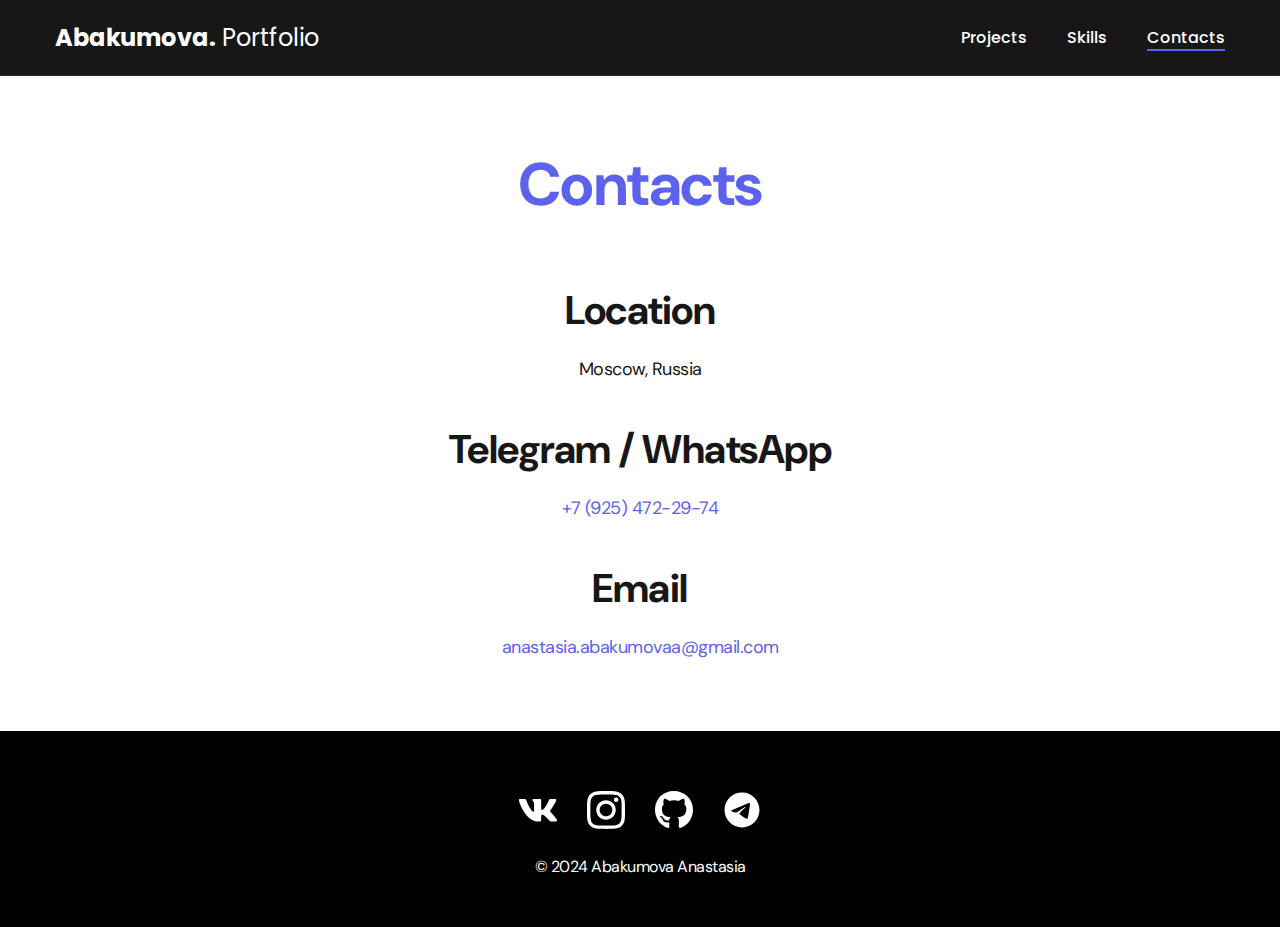
<file: contacts.html>
<!DOCTYPE html>
<html lang="en">
<head>
    <meta charset="UTF-8">
    <meta name="viewport" content="width=device-width, initial-scale=1.0">
    <title>Portfolio</title>
    <link rel="stylesheet" href="./css/style.css">
</head>
<body>
    <nav class="nav">
        <div class="container">
            <div class="nav-row">
                <a href="./index.html" class="logo"><strong>Abakumova.</strong> Portfolio</a>
                <ul class="nav-list">
                    <li class="nav-list__item">
                        <a href="./index.html" class="nav-list__link">Projects</a>
                    </li>
                    <li class="nav-list__item">
                        <a href="./skills.html" class="nav-list__link">Skills</a>
                    </li>
                    <li class="nav-list__item">
                        <a href="./contacts.html" class="nav-list__link nav-list__link--active">Contacts</a>
                    </li>
                </ul>
            </div>
        </div>
    </nav>

    <main class="section">
        <div class="container">
                <h1 class="title-1">Contacts</h1>
                <ul class="content-list">
                    <li class="content-list__item">
                        <h2 class="title-2">Location</h2>
                        <p>Moscow, Russia</p>
                    </li>
                    <li class="content-list__item">
                        <h2 class="title-2">Telegram / WhatsApp</h2>
                        <p><a href="tel:+79254722974">+7 (925) 472-29-74</a></p>
                    </li>
                    <li class="content-list__item">
                        <h2 class="title-2">Email</h2>
                        <p><a href="mailto:anastasia.abakumovaa@gmail.com">anastasia.abakumovaa@gmail.com</a></p>
                    </li>
                </ul>
        </div>
    </main>

    <footer class="footer">
        <div class="container">
            <div class="footer__wrapper">
                <ul class="social">
                    <li class="social__item">
                        <a target="_blank" href="https://vk.com/abakumovaa_an">
                            <img src="./img/icons/vk.svg" alt="Иконка ВКонтакте">
                        </a>
                    </li>
                    <li class="social__item">
                        <a target="_blank" href="https://www.instagram.com/kanedark.a/">
                            <img src="./img/icons/instagram.svg" alt="Иконка Инстаграм">
                        </a>
                    </li>
                    <li class="social__item">
                        <a target="_blank" href="https://github.com/abakumovaa">
                            <img src="./img/icons/github.svg" alt="Иконка Гитхаб">
                        </a>
                    </li>
                    <li class="social__item">
                        <a target="_blank" href="https://t.me/abba_bb">
                            <img src="./img/icons/telegram.svg" alt="Иконка Телеграм">
                        </a>
                    </li>
                </ul>
                <div class="copyright">
                    <p>© 2024 Abakumova Anastasia</p>
                </div>
            </div>
        </div>
    </footer>
</body>
</html>
</file>
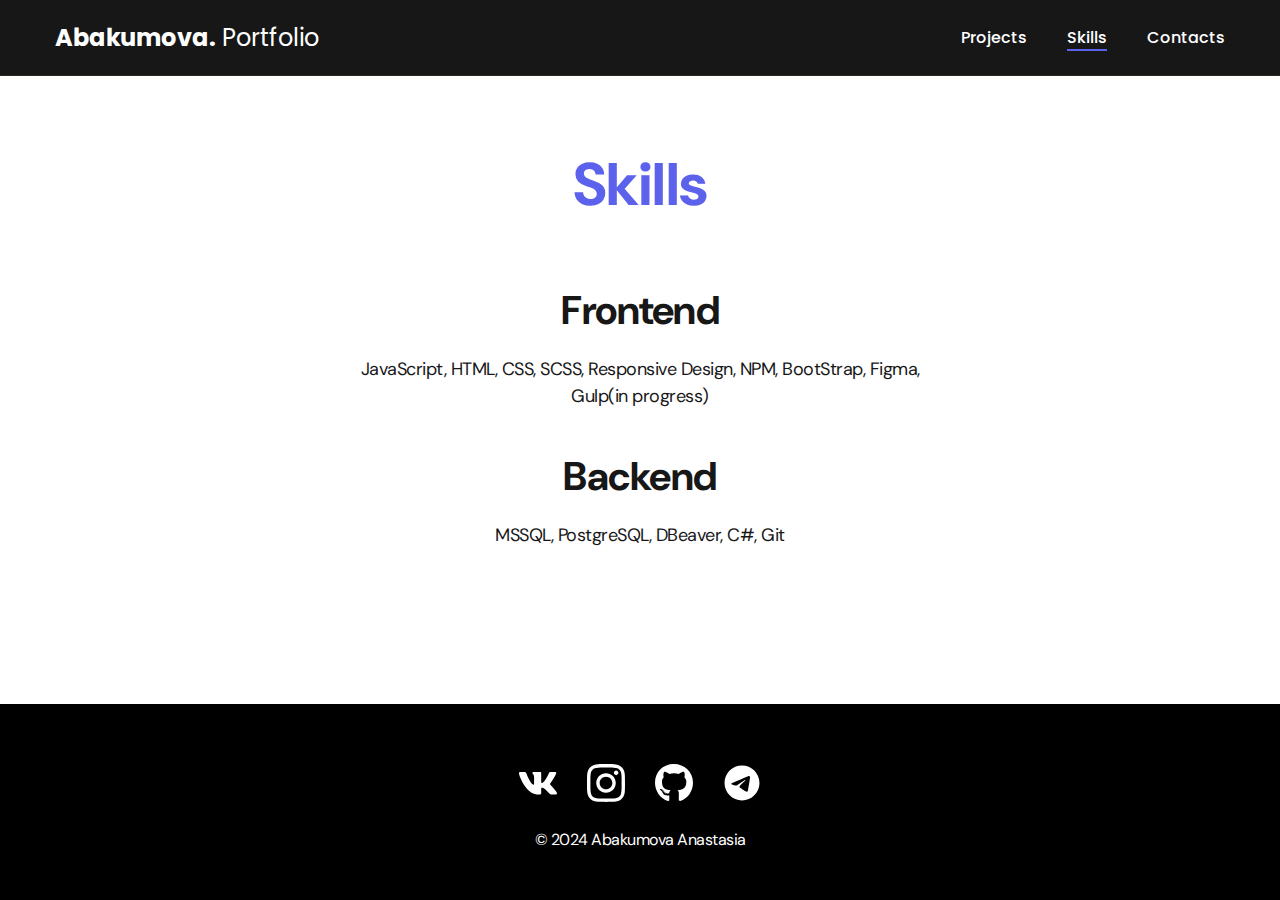
<file: skills.html>
<!DOCTYPE html>
<html lang="en">
<head>
    <meta charset="UTF-8">
    <meta name="viewport" content="width=device-width, initial-scale=1.0">
    <title>Portfolio</title>
    <link rel="stylesheet" href="./css/style.css">
</head>
<body>
    <nav class="nav">
        <div class="container">
            <div class="nav-row">
                <a href="./index.html" class="logo"><strong>Abakumova.</strong> Portfolio</a>
                <ul class="nav-list">
                    <li class="nav-list__item">
                        <a href="./index.html" class="nav-list__link">Projects</a>
                    </li>
                    <li class="nav-list__item">
                        <a href="./skills.html" class="nav-list__link nav-list__link--active">Skills</a>
                    </li>
                    <li class="nav-list__item">
                        <a href="./contacts.html" class="nav-list__link">Contacts</a>
                    </li>
                </ul>
            </div>
        </div>
    </nav>

    <main class="section">
        <div class="container">
                <h1 class="title-1">Skills</h1>
                <ul class="content-list">
                    <li class="content-list__item">
                        <h2 class="title-2">Frontend</h2>
                        <p>JavaScript, HTML, CSS, SCSS, Responsive Design, NPM, BootStrap, Figma, Gulp(in progress)</p>
                    </li>
                    <li class="content-list__item">
                        <h2 class="title-2">Backend</h2>
                        <p>MSSQL, PostgreSQL, DBeaver, C#, Git</p>
                    </li>
                </ul>
        </div>
    </main>

    <footer class="footer">
        <div class="container">
            <div class="footer__wrapper">
                <ul class="social">
                    <li class="social__item">
                        <a target="_blank" href="https://vk.com/abakumovaa_an">
                            <img src="./img/icons/vk.svg" alt="Иконка ВКонтакте">
                        </a>
                    </li>
                    <li class="social__item">
                        <a target="_blank" href="https://www.instagram.com/kanedark.a/">
                            <img src="./img/icons/instagram.svg" alt="Иконка Инстаграм">
                        </a>
                    </li>
                    <li class="social__item">
                        <a target="_blank" href="https://github.com/abakumovaa">
                            <img src="./img/icons/github.svg" alt="Иконка Гитхаб">
                        </a>
                    </li>
                    <li class="social__item">
                        <a target="_blank" href="https://t.me/abba_bb">
                            <img src="./img/icons/telegram.svg" alt="Иконка Телеграм">
                        </a>
                    </li>
                </ul>
                <div class="copyright">
                    <p>© 2024 Abakumova Anastasia</p>
                </div>
            </div>
        </div>
    </footer>
</body>
</html>
</file>
<file: css/style.css>
@import "./reset.css";
@import url('https://fonts.googleapis.com/css2?family=DM+Sans:ital,opsz,wght@0,9..40,100..1000;1,9..40,100..1000&family=Poppins:ital,wght@0,100;0,200;0,300;0,400;0,500;0,600;0,700;0,800;0,900;1,100;1,200;1,300;1,400;1,500;1,600;1,700;1,800;1,900&display=swap');

/* 
font-family: "Poppins", sans-serif;
font-family: "DM Sans", sans-serif; 
*/

:root {
    --blackpure: #000;
    --black: #171718;
    --black-border: #262920;
    --white: #FFF;
    --purple: #5C62EC;

    --text-color: var(--black);

    --dark-bg: var(--black);
    --dark-border: var(--black-border);
    --header-text: var(--white);
    --accent: var(--purple)
}

html, body {
    font-family: "DM Sans", sans-serif; 
    letter-spacing: -0.5px;
    display: flex;
    flex-direction: column;
    height: 100%;
    color: var(--black);
}

.container {
    margin: 0 auto;
    max-width: 1200px;
    padding: 0 15px;
}

.title-1 {
    margin-bottom: 60px;
    font-size: 60px;
    font-weight: 700;
    line-height: 1.3;
    color: var(--accent);
    text-align: center;
}


.title-2 {
    margin-bottom: 20px;
    font-size: 40px;
    line-height: 1.3;
    font-weight: 700;
}

/* Nav */

.nav {
    background-color: var(--dark-bg);
    color: var(--header-text);
    padding: 20px 0;
    border-bottom: 1px solid var(--dark-border);
    letter-spacing: normal;
}

.nav-row {
    display: flex;
    justify-content: space-between;
    align-items: center;
    column-gap: 30px;
    row-gap: 20px;
    flex-wrap: wrap;
}

.logo {
    margin-right: auto;
    color: var(--header-text);
    font-size: 24px;
    font-family: "Poppins", sans-serif;
}

.logo strong {
    font-weight: 700;
}

.nav-list {
    display: flex;
    flex-wrap: wrap;
    align-items: center;
    row-gap: 10px;
    column-gap: 40px;
    font-size: 16px;
    font-weight: 500;
    font-family: "Poppins", sans-serif;
}

.nav-list__link {
    color: var(--header-text);
    transition: opacity 0.2s ease-in;
}

.nav-list__link:hover {
    opacity: 0.9;
}

.nav-list__link--active {
    position: relative;
}

.nav-list__link--active::before {
    content: '';
    position: absolute;
    left: 0;
    top: 100%;
    display: block;
    height: 2px;
    width: 100%;
    background-color: var(--accent);
}

/* Header */

.header {
    display: flex;
    justify-content: center;
    align-items: center;
    text-align: center;
    background-image: url(../img/background-img.jpg);
    color: var(--header-text);
    min-height: 695px;
    background-repeat: no-repeat;
    background-size: cover;
    padding: 40px 0;
}

.header__wrapper {
    max-width: 760px;
    padding: 0 15px;
}

.header__title {
    font-size: 40px;
    font-weight: 700;
    line-height: 1.4;
    margin-bottom: 20px;
}

.header__title strong {
    font-size: 60px;
    font-weight: 700;
}

.header__title em {
    font-style: normal;
    color: var(--accent);
}

.header__text {
    font-size: 18px;
    line-height: 1.333;
    margin-bottom: 40px;
}

.header__text p + p { /* Для красивых отступов на случай добавления текста */
    margin-top: 1em;
}

/* Button */

.btn {
    display: inline-block;
    height: 48px;
    padding: 12px 28px;
    border-radius: 5px;
    background-color: var(--accent);
    color: var(--white);
    letter-spacing: 0.15px;
    font-size: 16px;
    font-weight: 500;
    transition: opacity 0.2s ease-in;
}

.btn-outline {
    display: flex;
    column-gap: 10px;
    align-items: center;
    height: 48px;
    border-radius: 5px;
    padding: 12px 20px;
    border: 2px solid var(--black);
    color: var(--black);
    font-weight: 700;
    transition: opacity 0.2s ease-in;
}

/* Dark Mode Button */
/* 
.dark-mode-btn {
    order: 1;
    display: flex;
    justify-content: space-between;
    position: relative;
    width: 51px;
    height: 26px;
    background-color: #272727;
    border-radius: 50px;
    padding: 5px;
}

.dark-mode-btn::before {
    position: absolute;
    top: 1px;
    left: 1px;
    content: '';
    display: block;
    width: 24px;
    height: 24px;
    border-radius: 50%;
    background-color: var(--white);
    transition: left 0.2s ease-in;
}

.dark-mode-btn--active::before {
    left: 26px;
}

.dark-mode-btn__icon {
    position: relative;
    z-index: 9;
}
 */
/* End */

.btn-outline:active {
    position: relative;
    top: 2px;
}

.btn-outline:hover {
    opacity: 0.8;
}

.btn:hover {
    opacity: 0.9;
}

.btn:active {
    position: relative;
    top: 1px;
    background-color: var(--white);
    color: var(--black);
}

/* Main - Projects */

.section {
    padding: 70px 0;
}

.projects {
    display: flex;
    flex-wrap: wrap;
    justify-content: center;
    column-gap: 30px;
    row-gap: 30px;
}

.project {
    max-width: 370px;
    background-color: var(--white);
    box-shadow: 0px 5px 35px rgba(0, 0, 0, 0.25);
    border-radius: 10px;
}

.project__img {
    border-radius: 10px;
}

.project__title {
    padding: 15px 20px 25px;
    font-size: 24px;
    font-weight: 700;
    line-height: 1.3;
    color: var(--black);
}

/* Project Details */

.project-details {
    max-width: 865px;
    margin: 0 auto;
    display: flex;
    flex-direction: column;
    align-items: center;
    text-align: center;
}

.project-details__cover {
    box-shadow: 0px 5px 35px rgba(0, 0, 0, 0.25);
    border-radius: 10px;
    max-width: 100%;
    margin-bottom: 40px;
}

.project-details__desc {
    font-weight: 700;
    font-size: 24px;
    line-height: 1.3;
    margin-bottom: 30px;
}

/* Skills */

.content-list {
    margin: 0 auto;
    display: flex;
    flex-direction: column;
    align-items: center;
    text-align: center;
    max-width: 570px;
    row-gap: 40px;

}

.content-list__item {
    font-size: 18px;
    line-height: 1.5;
}

.content-list__item p + p {
    margin-top: 0.5em;
}

.content-list a {
    color: var(--accent);
}

/* Footer */

.footer {
    margin-top: auto;
    background-color: black;
    padding: 60px 0 50px;
    color: var(--white);
}

.footer__wrapper {
    display: flex;
    flex-direction: column;
    align-items: center;
    row-gap: 27px;
}

.social {
    display: flex;
    column-gap: 30px;
    align-items: center;
}

.copyright {
    font-size: 16px;
}

.copyright p + p {
    margin-top: 0.5em;
}

/* Adaptive */

@media(max-width: 620px) {

    /* Header */

    .header__title {
        font-size: 30px;
    }

    .header__title strong {
        font-size: 40px;
    }

    .header {
        min-height: unset;
    }

    /* General */

    .section {
        padding: 40px 0;
    }

    .title-1 {
        font-size: 40px;
        margin-bottom: 30px;
    }

    .title-2 {
        margin-bottom: 10px;
        font-size: 30px;
    }

    /* Projects */

    .content-list__item {
        font-size: 16px;
    }

    .project__title {
        font-size: 22px;
    }

    .project-details__desc {
        font-size: 22px;
        margin-bottom: 20px;
    }

    /* Footer */

    .footer {
        padding: 40px 0 30px;
    }

    .footer__wrapper {
        row-gap: 20px;
    }

    /* Social */

    .social {
        column-gap: 20px;
    }

    .social__item {
        width: 28px;
    }
}
</file>
